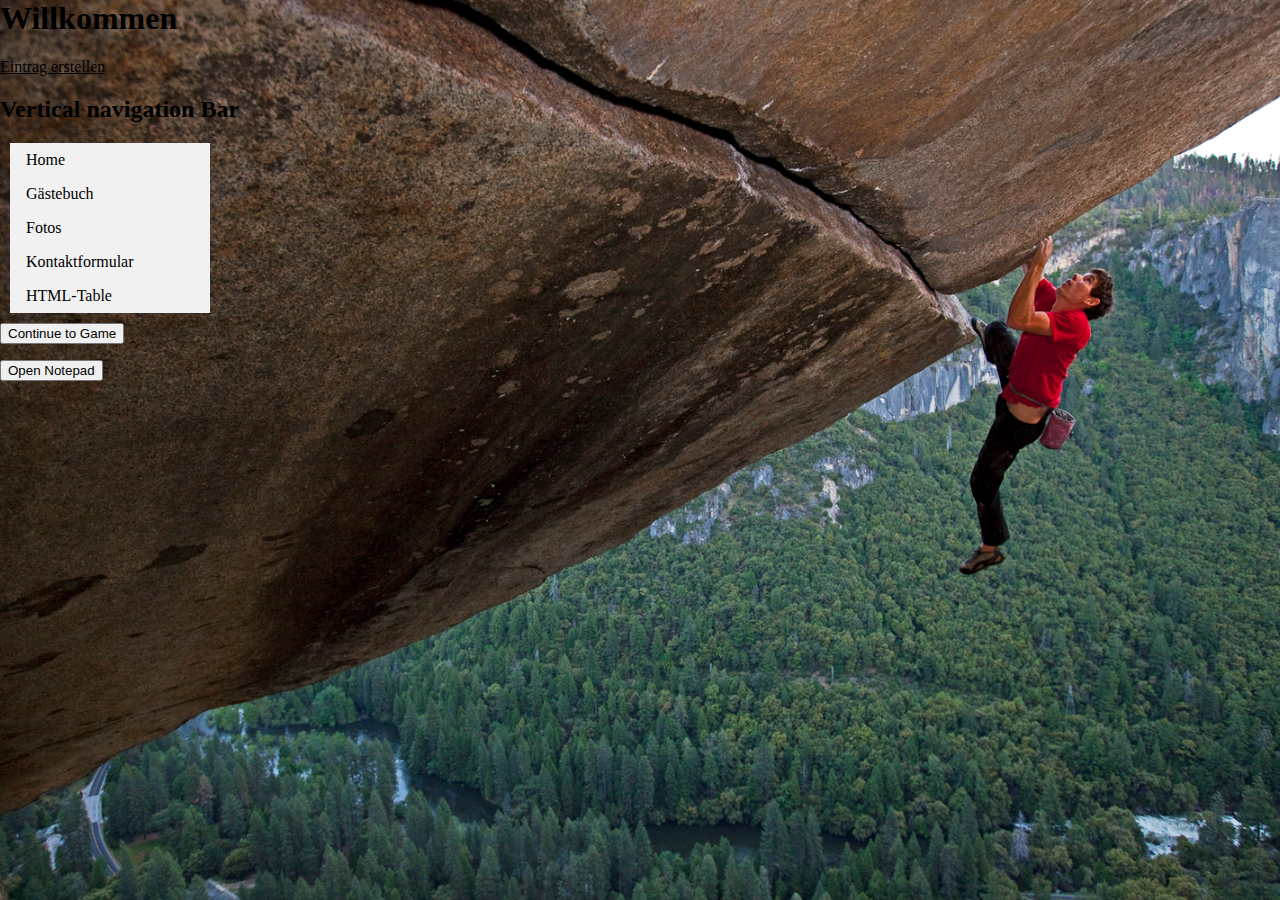
<file: index.html>
<html lang="">

<head>
  <meta charset="utf-8">
  <title>Rock Climbing</title>
  <link rel="stylesheet" href="css/style_page1.css">
</head>

<body>
  <h1>Willkommen</h1>
  <a href="kontakt/eintrag_erstellen.php" name="eintrag-erstellen">Eintrag erstellen</a>
  <div id="navigation-bar">
    <h2>Vertical navigation Bar </h2>
    <ul>
      <li><a href="#home">Home</a></li>
      <li><a href="#news">Gästebuch</a></li>
      <li><a href="html/fotos.html">Fotos</a></li>
      <li><a href="kontakt/kontaktformular.php">Kontaktformular</a></li>
      <li><a href="html/table.html">HTML-Table</a></li>
    </ul>
  </div>
  <form method="get" action="/html/game.html">
    <button type="submit">Continue to Game</button>
</form>
<form method="get" action="/html/notepad.html">
  <button type="submit">Open Notepad</button>
</form>

</body>

</html>
</file>
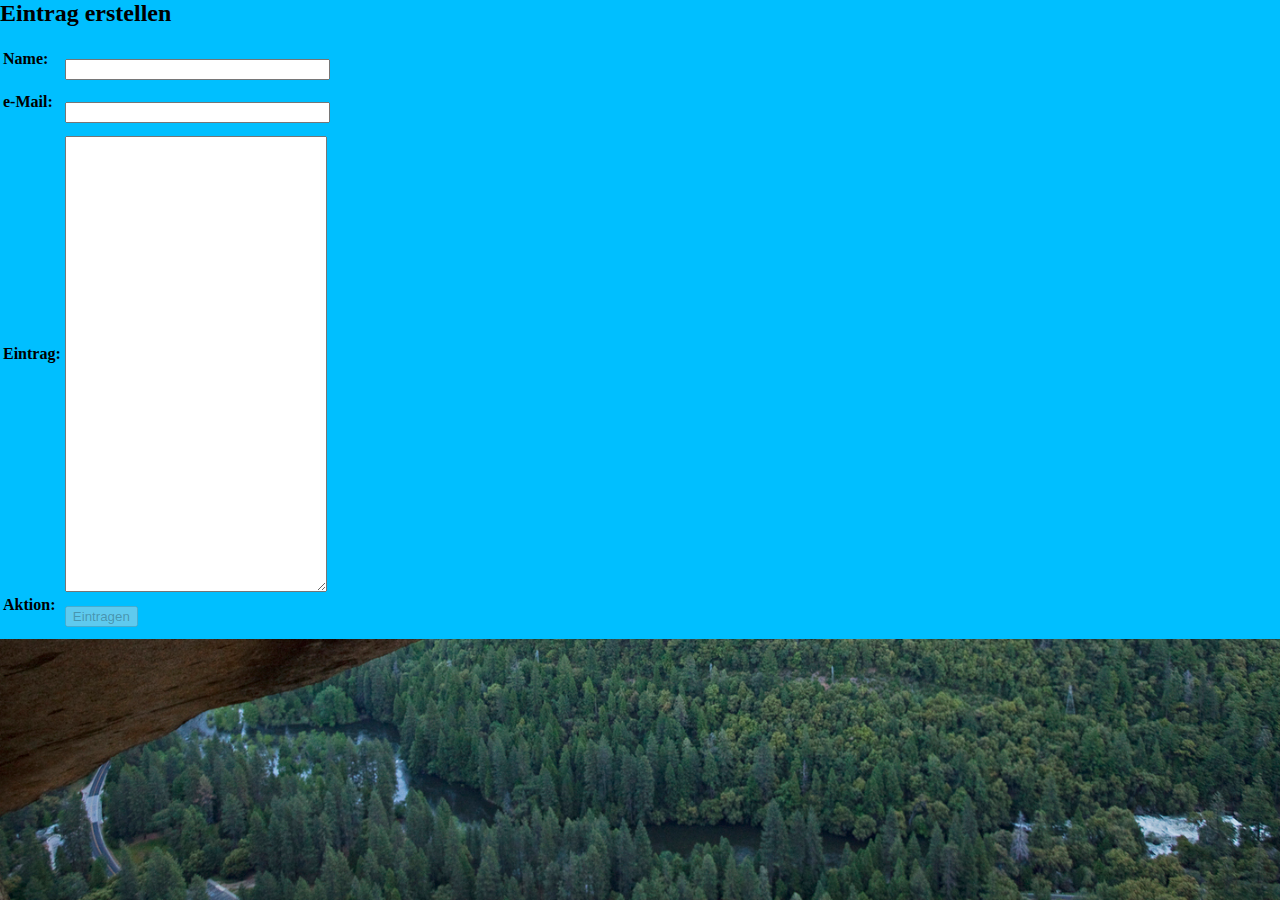
<file: html/eintrag_erstellen.html>
<html>
<link rel=stylesheet href="../css/style_page1.css">
<div id="eintrag">
		<h2>Eintrag erstellen</h2>
		<span class="error"></span>
		<div>
			<form action="insert.php" method="post">
				<table>
					<tr>
						<td><h4>Name:</h4></td>
						<td><input class="text" type="text" value="" maxlength="50" size="30" name="New_Name" /></td>
					</tr>
					<tr>
						<td><h4>e-Mail:</h4></td>
						<td><input class="text" type="text" value="" maxlength="50" size="30" name="New_eMail" /></td>
					</tr>
					<tr>
						<td><h4>Eintrag:</h4></td>
						<td><textarea name="Eintrag" rows="30" cols="30" maxlength="150"></textarea></td>
					</tr>
					<tr>
						<td><h4>Aktion:</h4></td>
						<td><input class="submit" type="submit" name="Eintragen-disabled" value="Eintragen" disabled />
						</td>
					</tr>
				</table>
			</form>
		</div>
 </div>
</html>
</file>
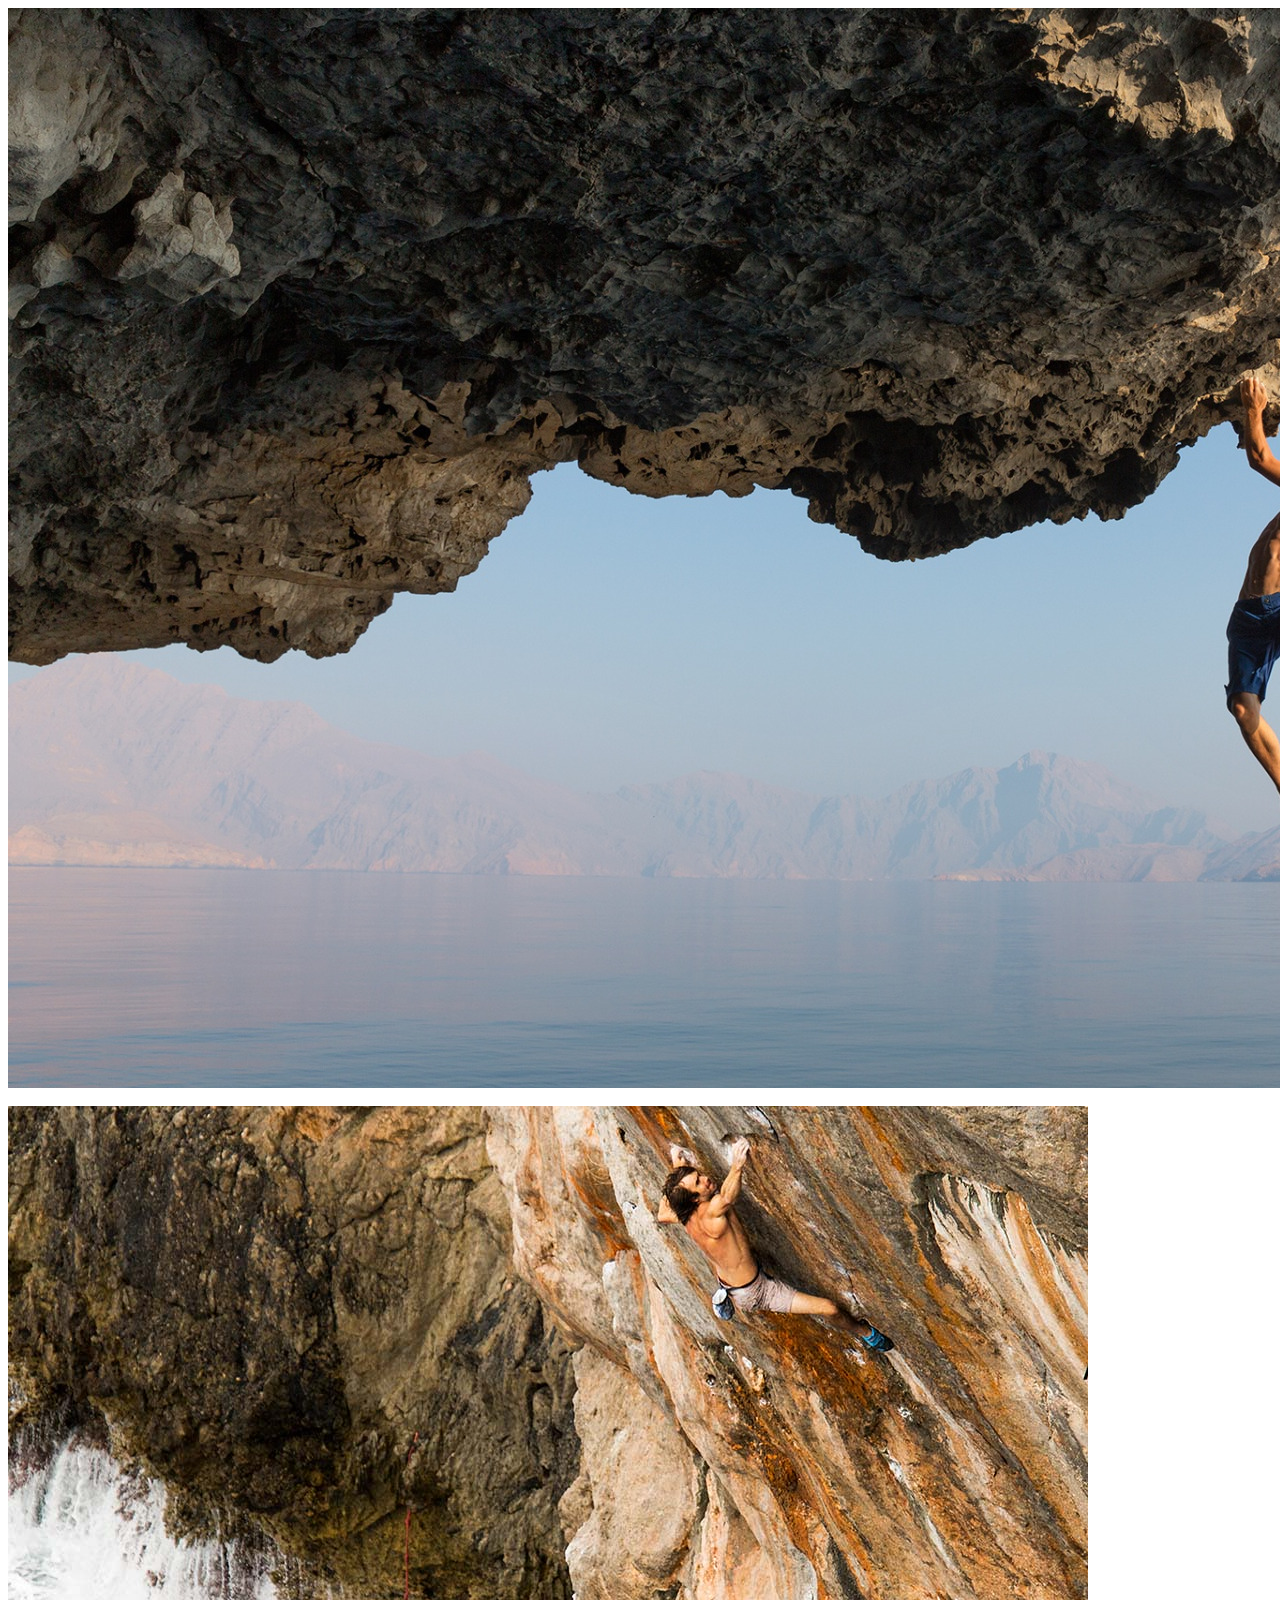
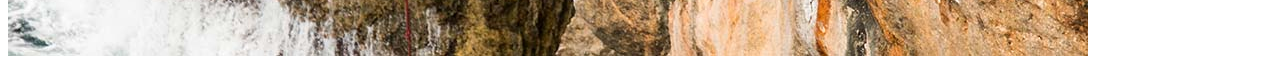
<file: html/fotos.html>
<html>
    <link rel="stylesheet" href="../css/style_fotos.css">
    <body>
        <div id="image">
            <img src="../img/tigers-leo-national-geographic.jpg">
            <br>
            <br>
            <img src="../img/pic3.jpg">
        </div>
    </body>
  

</html>
</file>
<file: css/style_page1.css>
body {
  padding: 0;
  margin: 0;
}

html { 
  background: url("../img/free_soloing.jpg") no-repeat center center fixed; 
  -webkit-background-size: cover;
  -moz-background-size: cover;
  -o-background-size: cover;
  background-size: cover;
}
a[name="eintrag-erstellen"] {
  color: black;
}

#eintrag { 
  background-color: rgb(0,191,255);
}
#message { 
  max-width:  300px;
  max-height: 500px;

}
#contactformular {
  font-size: 60px;
  font-family: "Times New Roman", Times, serif;
}

  ul {
 list-style-type: none;
 margin: 10;
 padding: 0;
 width: 200px;
 background-color: #f1f1f1;
}

li a {
 display: block;
 color: #000;
 padding: 8px 16px;
 text-decoration: none;
}

/* Change the link color on hover */
li a:hover {
 background-color: #555;
 color: white;
}


button {
  display: flex;
  flex-direction: column;
}
</file>
<file: css/style_fotos.css>
#image {
    width: 60%;
    height: auto;
    text-align: center;
}
</file>
